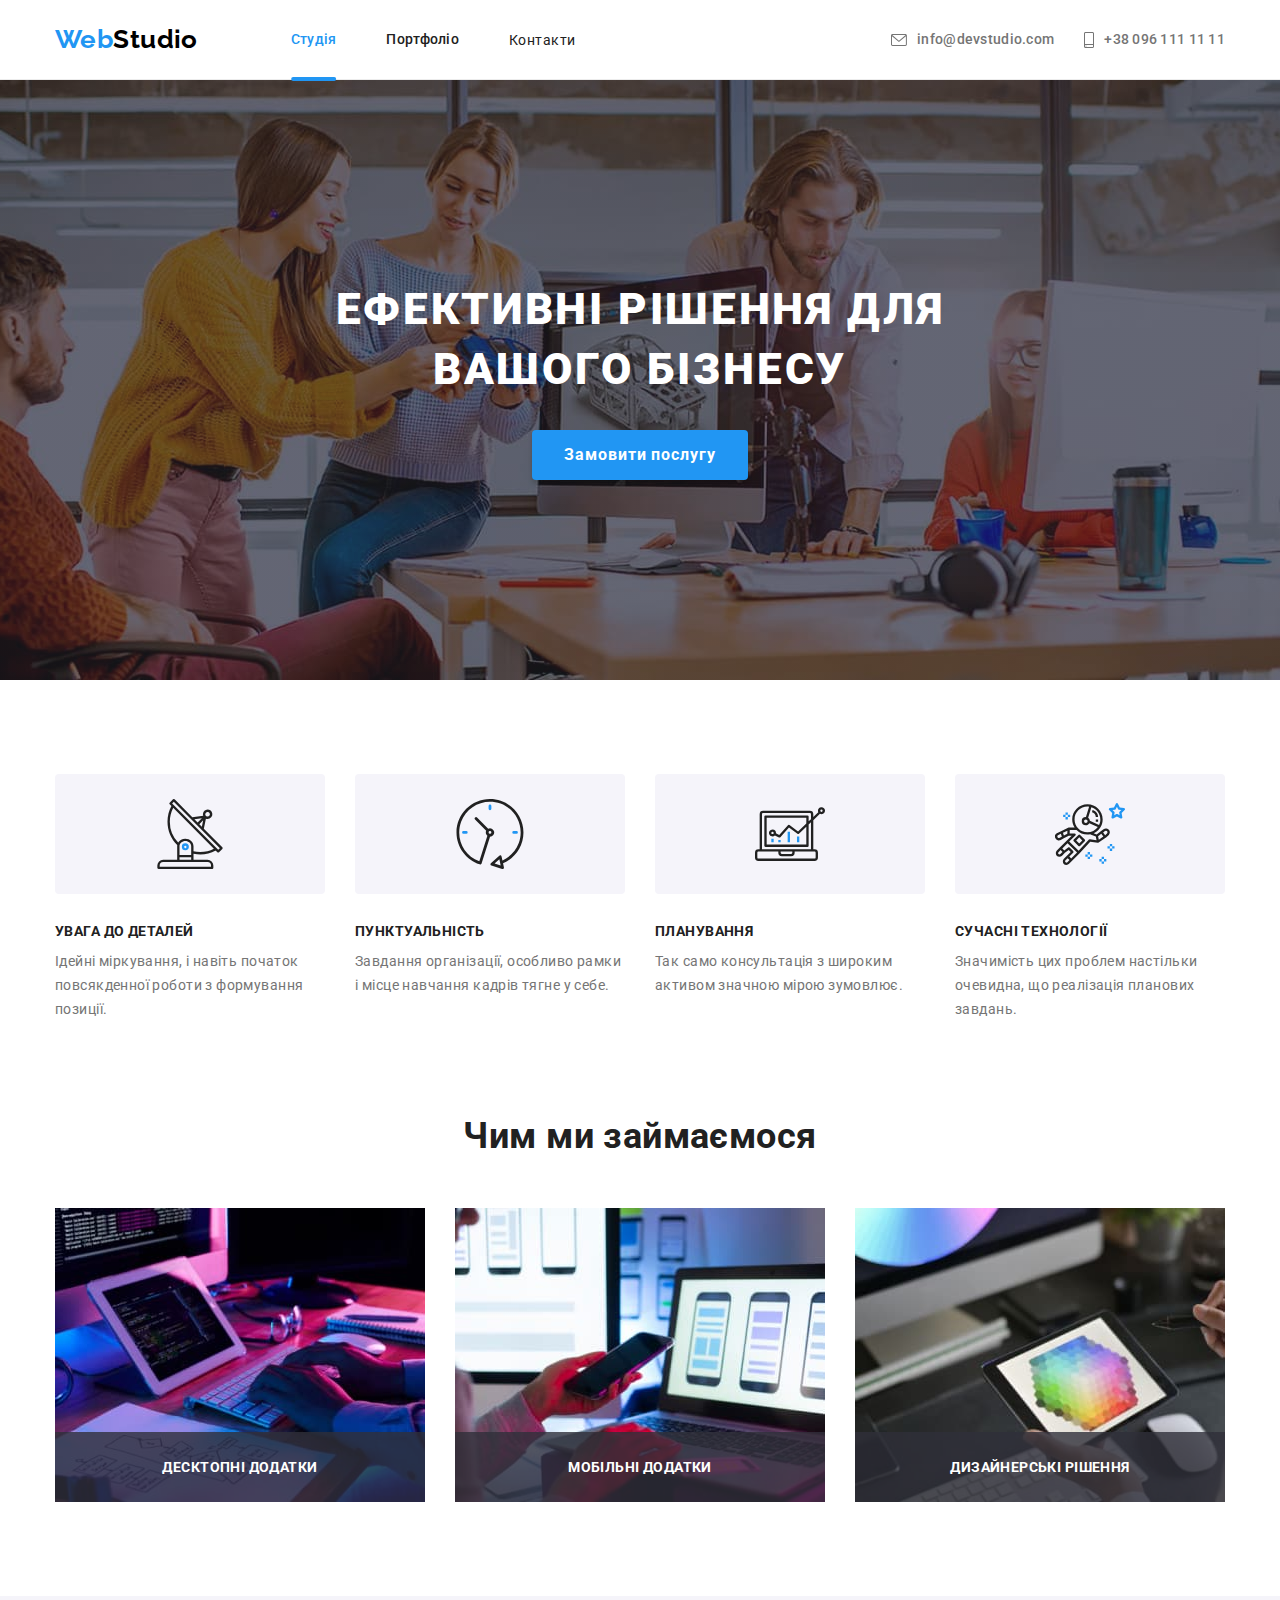
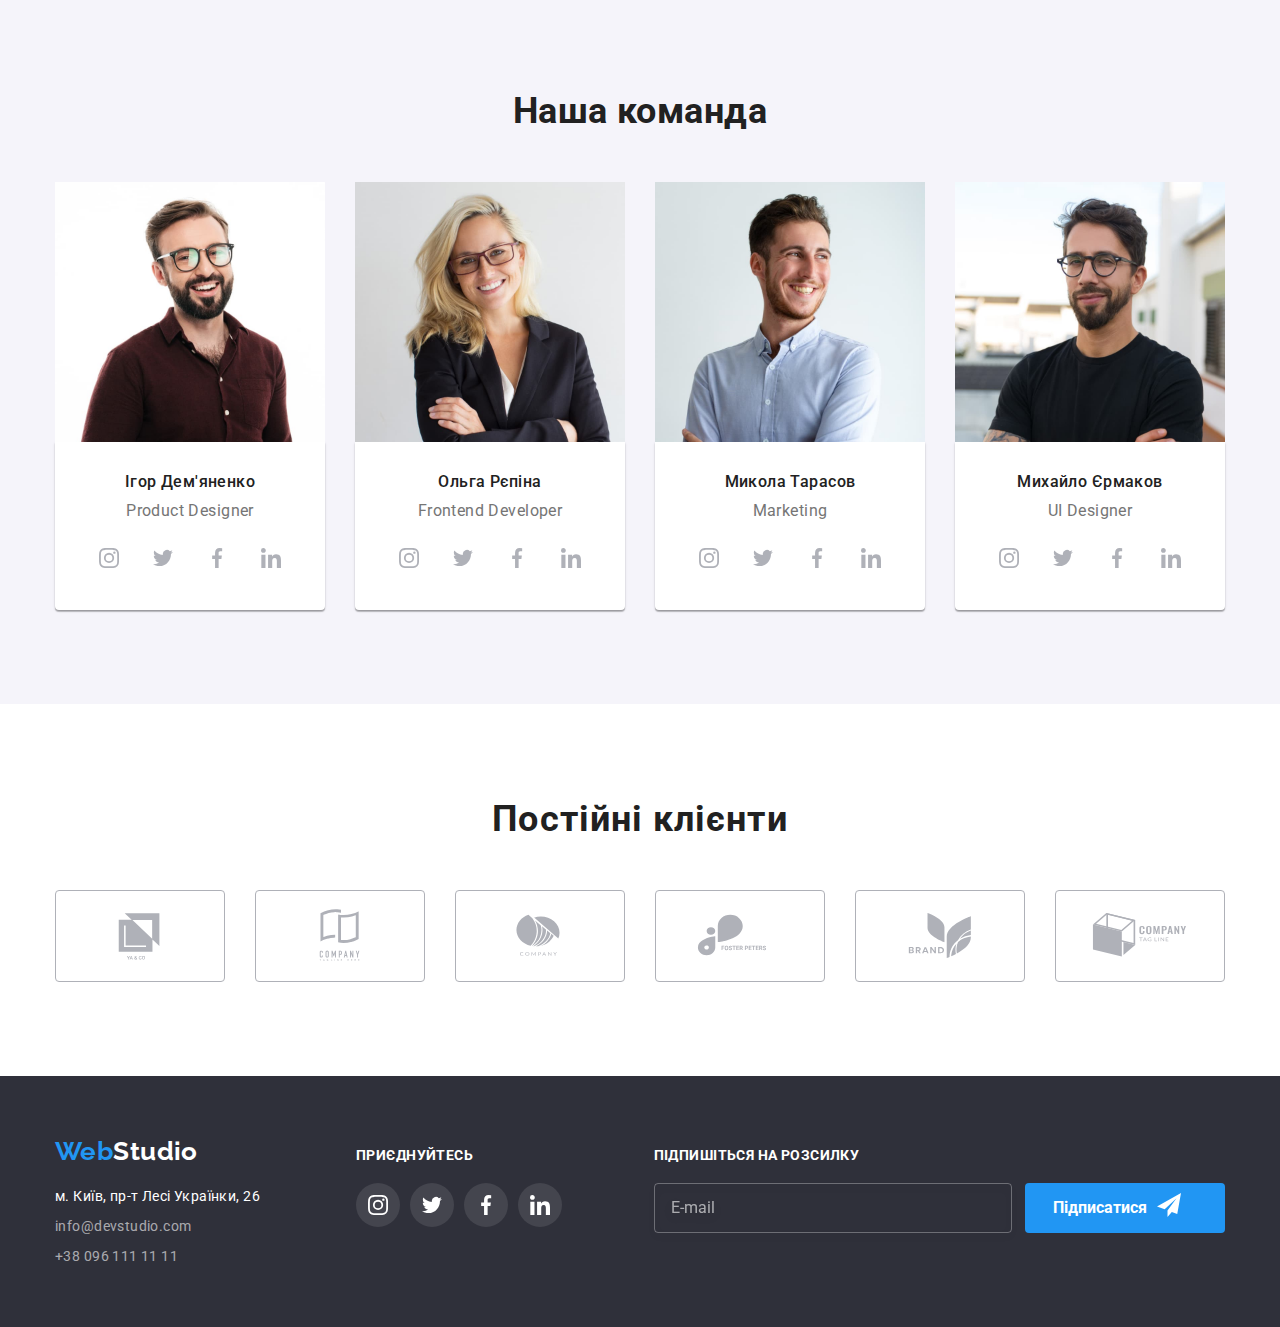
<file: index.html>
<!DOCTYPE html>
<html lang="uk">
  <head>
    <meta charset="UTF-8" />
    <meta http-equiv="X-UA-Compatible" content="IE=edge" />
    <meta name="viewport" content="width=device-width, initial-scale=1.0" />
    <title>Студія</title>
    <link rel="preconnect" href="https://fonts.googleapis.com" />
    <link rel="preconnect" href="https://fonts.gstatic.com" crossorigin />
    <link
      href="https://fonts.googleapis.com/css2?family=Raleway:wght@700&family=Roboto:wght@400;500;700;900&display=swap"
      rel="stylesheet"
    />
    <link
      rel="stylesheet"
      href="https://cdnjs.cloudflare.com/ajax/libs/modern-normalize/1.1.0/modern-normalize.min.css"
    />
    <link href="./css/styles.css" rel="stylesheet" />
  </head>
  <body class="body">
    <!-- header -->
    <header class="header">
      <div class="container main-header">
        <nav class="main-nav">
          <a href="./index.html" class="header-logo link" lang="en">
            <span class="logo-accent">Web</span>Studio</a
          >
          <ul class="nav-list list">
            <li class="nav list-item">
              <a href="./index.html" class="current-page nav-link link">Студія</a>
            </li>
            <li class="nav list-item">
              <a href="./portfolio.html" class="nav-link link">Портфоліо</a>
            </li>
            <li class="nav-list-item"><a href="#" class="nav-link link">Контакти</a></li>
          </ul>
        </nav>
        <ul class="contact-list list">
          <li class="contact list-item" lang="en">
            <a href="#" class="icon-contact-link link">
              <svg class="icon-contact" width="16" height="12">
                <use href="./images/icons.svg#envelope"></use>
              </svg>
              info@devstudio.com</a
            >
          </li>
          <li class="contact list-item">
            <a href="#" class="icon-contact-link link">
              <svg class="icon-contact" width="10" height="16">
                <use href="./images/icons.svg#smartphone"></use>
              </svg>
              +38 096 111 11 11
            </a>
          </li>
        </ul>
      </div>
    </header>
    <main>
      <!-- section hero -->
      <section class="hero">
        <div class="container">
          <h1 class="hero-title title">Ефективні рішення для вашого бізнесу</h1>
          <button type="button" class="button" data-modal-open>Замовити послугу</button>
        </div>
        <div class="backdrop is-hidden" data-modal>
          <div class="modal">
            <button class="modal-btn" type="button" data-modal-close>
              <svg class="modal-close" width="18" height="18">
                <use href="./images/icons.svg#close-black"></use>
              </svg>
            </button>
            <form class="modal-form">
              <h2 class="modal-title title">Залиште свої дані, ми вам передзвонимо</h2>
              <ul class="modal-list list">
                <li class="modal-list-item">
                  <label class="modal-name-form" for="name">Ім'я</label>
                  <input class="modal-field-form" type="text" name="name" id="name" />
                  <svg class="modal-icon modal-icon-person" width="18" height="18">
                    <use href="./images/icons.svg#person"></use>
                  </svg>
                </li>
                <li class="modal-list-item">
                  <label class="modal-name-form" for="tel">Телефон</label>
                  <input class="modal-field-form" type="tel" name="tel" id="tel" />
                  <svg class="modal-icon" width="18" height="18">
                    <use href="./images/icons.svg#phone"></use>
                  </svg>
                </li>
                <li class="modal-list-item">
                  <label class="modal-name-form" for="mail">Пошта</label>
                  <input class="modal-field-form" type="email" name="mail" id="mail" />
                  <svg class="modal-icon" width="18" height="18">
                    <use href="./images/icons.svg#email"></use>
                  </svg>
                </li>
                <li class="modal-list-item">
                  <label class="modal-name-form" for="comment">Коментар</label>
                  <textarea
                    class="modal-field-form textarea-modal"
                    name="comment"
                    id="comment"
                    rows="5"
                    placeholder="Введіть текст"
                  ></textarea>
                </li>
              </ul>
              <div class="chekbox-block">
                <label class="modal-label-checkbox">
                  <input class="modal-checkbox" type="checkbox" name="topic" value="ok" />
                  <svg class="modal-icon modal-checkbox-icon" width="16" height="16">
                    <use href="./images/icons.svg#icon-check"></use>
                  </svg>
                  Погоджуюся з розсилкою та приймаю
                </label>
                <a class="modal-chekbox-link link" href="#">Умови договору</a>
              </div>
              <button class="btn-modal-form" type="submit">Відправити</button>
            </form>
          </div>
        </div>
      </section>
      <!-- section features -->
      <section class="section-features section">
        <div class="container">
          <h2 class="hidden-title">Особливості</h2>
          <ul class="features-list list">
            <li class="features-item">
              <div class="features-box">
                <svg class="icon-features" width="70" height="70">
                  <use href="./images/icons.svg#antenna"></use>
                </svg>
              </div>
              <h3 class="features-item title">УВАГА ДО ДЕТАЛЕЙ</h3>
              <p class="features-text">
                Ідейні міркування, і навіть початок повсякденної роботи з формування позиції.
              </p>
            </li>
            <li class="features-item">
              <div class="features-box">
                <svg class="icon-features">
                  <use href="./images/icons.svg#clock"></use>
                </svg>
              </div>
              <h3 class="features-item title">ПУНКТУАЛЬНІСТЬ</h3>
              <p class="features-text">
                Завдання організації, особливо рамки і місце навчання кадрів тягне у себе.
              </p>
            </li>
            <li class="features-item">
              <div class="features-box">
                <svg class="icon-features">
                  <use href="./images/icons.svg#diagram"></use>
                </svg>
              </div>
              <h3 class="features-item title">ПЛАНУВАННЯ</h3>
              <p class="features-text">
                Так само консультація з широким активом значною мірою зумовлює.
              </p>
            </li>
            <li class="features-item">
              <div class="features-box">
                <svg class="icon-features">
                  <use href="./images/icons.svg#astronaut"></use>
                </svg>
              </div>
              <h3 class="features-item title">СУЧАСНІ ТЕХНОЛОГІЇ</h3>
              <p class="features-text">
                Значимість цих проблем настільки очевидна, що реалізація планових завдань.
              </p>
            </li>
          </ul>
        </div>
      </section>
      <!-- section work -->
      <section class="section-work section">
        <div class="container">
          <h2 class="section title">Чим ми займаємося</h2>
          <ul class="work-list list">
            <li class="work-item">
              <img class="work-card" src="./images/box-one.jpg" alt="Приклад перший" width="370" />
              <p class="work-action">Десктопні додатки</p>
            </li>
            <li class="work-item">
              <img class="work-card" src="./images/box-two.jpg" alt="Приклад другий" width="370" />
              <p class="work-action">Мобільні додатки</p>
            </li>
            <li class="work-item">
              <img
                class="work-card"
                src="./images/box-three.jpg"
                alt="Приклад третій"
                width="370"
              />
              <p class="work-action">Дизайнерські рішення</p>
            </li>
          </ul>
        </div>
      </section>
      <!-- section team -->
      <section class="section-team section">
        <div class="container">
          <h2 class="section title">Наша команда</h2>
          <ul class="team-list list">
            <li class="team-item">
              <img
                class="team-card-item"
                src="./images/photo-product-designer.jpg"
                alt="Ігор Дем'яненко"
                width="270"
              />
              <div class="team-card">
                <h3 class="team-item title">Ігор Дем'яненко</h3>
                <p lang="en" class="team-item text">Product Designer</p>
                <ul class="team-list-icon list">
                  <li class="team-item-icon">
                    <a class="icon-team-link link" href="#">
                      <svg class="icon-team" width="20" height="20">
                        <use href="./images/icons.svg#instagram"></use>
                      </svg>
                    </a>
                  </li>
                  <li class="team-item-icon">
                    <a class="icon-team-link link" href="#">
                      <svg class="icon-team" width="20" height="20">
                        <use href="./images/icons.svg#twitter"></use>
                      </svg>
                    </a>
                  </li>
                  <li class="team-item-icon">
                    <a class="icon-team-link link" href="#">
                      <svg class="icon-team" width="20" height="20">
                        <use href="./images/icons.svg#facebook"></use>
                      </svg>
                    </a>
                  </li>
                  <li class="team-item-icon">
                    <a class="icon-team-link link" href="#">
                      <svg class="icon-team" width="20" height="20">
                        <use href="./images/icons.svg#linkedin"></use>
                      </svg>
                    </a>
                  </li>
                </ul>
              </div>
            </li>

            <li class="team-item">
              <img
                class="team-card-item"
                src="./images/photo-frontend-developer.jpg"
                alt="Ольга Рєпіна"
                width="270"
              />
              <div class="team-card">
                <h3 class="team-item title">Ольга Рєпіна</h3>
                <p lang="en" class="team-item text">Frontend Developer</p>
                <ul class="team-list-icon list">
                  <li class="team-item-icon">
                    <a class="icon-team-link link" href="#">
                      <svg class="icon-team" width="20" height="20">
                        <use href="./images/icons.svg#instagram"></use>
                      </svg>
                    </a>
                  </li>
                  <li class="team-item-icon">
                    <a class="icon-team-link link" href="#">
                      <svg class="icon-team" width="20" height="20">
                        <use href="./images/icons.svg#twitter"></use>
                      </svg>
                    </a>
                  </li>
                  <li class="team-item-icon">
                    <a class="icon-team-link link" href="#">
                      <svg class="icon-team" width="20" height="20">
                        <use href="./images/icons.svg#facebook"></use>
                      </svg>
                    </a>
                  </li>
                  <li class="team-item-icon">
                    <a class="icon-team-link link" href="#">
                      <svg class="icon-team" width="20" height="20">
                        <use href="./images/icons.svg#linkedin"></use>
                      </svg>
                    </a>
                  </li>
                </ul>
              </div>
            </li>
            <li class="team-item">
              <img
                class="team-card-item"
                src="./images/photo-marketing.jpg"
                alt="Микола Тарасов"
                width="270"
              />
              <div class="team-card">
                <h3 class="team-item title">Микола Тарасов</h3>
                <p lang="en" class="team-item text">Marketing</p>
                <ul class="team-list-icon list">
                  <li class="team-item-icon">
                    <a class="icon-team-link link" href="#">
                      <svg class="icon-team" width="20" height="20">
                        <use href="./images/icons.svg#instagram"></use>
                      </svg>
                    </a>
                  </li>
                  <li class="team-item-icon">
                    <a class="icon-team-link link" href="#">
                      <svg class="icon-team" width="20" height="20">
                        <use href="./images/icons.svg#twitter"></use>
                      </svg>
                    </a>
                  </li>
                  <li class="team-item-icon">
                    <a class="icon-team-link link" href="#">
                      <svg class="icon-team" width="20" height="20">
                        <use href="./images/icons.svg#facebook"></use>
                      </svg>
                    </a>
                  </li>
                  <li class="team-item-icon">
                    <a class="icon-team-link link" href="#">
                      <svg class="icon-team" width="20" height="20">
                        <use href="./images/icons.svg#linkedin"></use>
                      </svg>
                    </a>
                  </li>
                </ul>
              </div>
            </li>
            <li class="team-item">
              <img
                class="team-card-item"
                src="./images/photo-uidesigner.jpg"
                alt="Михайло Єрмаков"
                width="270"
              />
              <div class="team-card">
                <h3 class="team-item title">Михайло Єрмаков</h3>
                <p lang="en" class="team-item text">UI Designer</p>
                <ul class="team-list-icon list">
                  <li class="team-item-icon">
                    <a class="icon-team-link link" href="#">
                      <svg class="icon-team" width="20" height="20">
                        <use href="./images/icons.svg#instagram"></use>
                      </svg>
                    </a>
                  </li>
                  <li class="team-item-icon">
                    <a class="icon-team-link link" href="#">
                      <svg class="icon-team" width="20" height="20">
                        <use href="./images/icons.svg#twitter"></use>
                      </svg>
                    </a>
                  </li>
                  <li class="team-item-icon">
                    <a class="icon-team-link link" href="#">
                      <svg class="icon-team" width="20" height="20">
                        <use href="./images/icons.svg#facebook"></use>
                      </svg>
                    </a>
                  </li>
                  <li class="team-item-icon">
                    <a class="icon-team-link link" href="#">
                      <svg class="icon-team" width="20" height="20">
                        <use href="./images/icons.svg#linkedin"></use>
                      </svg>
                    </a>
                  </li>
                </ul>
              </div>
            </li>
          </ul>
        </div>
      </section>
      <!-- section client -->
      <section class="client-section section">
        <div class="container">
          <h2 class="client-title title">Постійні клієнти</h2>
          <ul class="client-list list">
            <li class="client-item">
              <a href="#" class="client-item-link link client-one">
                <svg class="icon-client">
                  <use href="./images/icons.svg#client-one"></use>
                </svg>
              </a>
            </li>
            <li class="client-item">
              <a href="#" class="client-item-link link client-two">
                <svg class="icon-client">
                  <use href="./images/icons.svg#client-two"></use>
                </svg>
              </a>
            </li>
            <li class="client-item">
              <a href="#" class="client-item-link link client-three">
                <svg class="icon-client">
                  <use href="./images/icons.svg#client-three"></use>
                </svg>
              </a>
            </li>
            <li class="client-item">
              <a href="#" class="client-item-link link client-four">
                <svg class="icon-client">
                  <use href="./images/icons.svg#client-four"></use>
                </svg>
              </a>
            </li>
            <li class="client-item">
              <a href="#" class="client-item-link link client-five">
                <svg class="icon-client">
                  <use href="./images/icons.svg#client-five"></use>
                </svg>
              </a>
            </li>
            <li class="client-item">
              <a href="#" class="client-item-link link client-six">
                <svg class="icon-client">
                  <use href="./images/icons.svg#client-six"></use>
                </svg>
              </a>
            </li>
          </ul>
        </div>
      </section>
      <!-- section client -->
    </main>
    <!--footer -->
    <footer class="footer">
      <div class="footer-flex-container container">
        <div class="footer-contact-container">
          <div class="footer-element">
            <a href="./index.html" class="footer-logo link" lang="en">
              <span class="logo-accent">Web</span>Studio</a
            >
          </div>
          <address class="footer-address">
            <ul class="footer-list list">
              <li class="footer-item">
                <a
                  href="https://goo.gl/maps/ancKMT4EL6TQM1xH9"
                  class="address link"
                  target="_blank"
                  rel="noreferrer noopener"
                >
                  м. Київ, пр-т Лесі Українки, 26
                </a>
              </li>
              <li class="footer-item">
                <a href="mailto:info@devstudio.com" class="contact link" lang="en"
                  >info@devstudio.com</a
                >
              </li>
              <li class="footer-item">
                <a href="tel:+380961111111" class="contact link">+38 096 111 11 11</a>
              </li>
            </ul>
          </address>
        </div>
        <div class="footer-element-icon">
          <p class="footer-text">приєднуйтесь</p>
          <ul class="footer-list-icon list">
            <li class="footer-item-icon">
              <a href="#" class="footer-icon-link link">
                <svg class="icon-footer">
                  <use href="./images/icons.svg#instagram"></use>
                </svg>
              </a>
            </li>
            <li class="footer-item">
              <a href="#" class="footer-icon-link link">
                <svg class="icon-footer">
                  <use href="./images/icons.svg#twitter"></use>
                </svg>
              </a>
            </li>
            <li class="footer-item-icon">
              <a href="#" class="footer-icon-link link">
                <svg class="icon-footer">
                  <use href="./images/icons.svg#facebook"></use>
                </svg>
              </a>
            </li>
            <li class="footer-item-icon">
              <a href="#" class="footer-icon-link link">
                <svg class="icon-footer">
                  <use href="./images/icons.svg#linkedin"></use>
                </svg>
              </a>
            </li>
          </ul>
        </div>
        <div class="footer-form-box">
          <form class="footer-form">
            <p class="footer-text">Підпишіться на розсилку</p>
            <label>
              <input class="footer-field-form" type="email" name="mail" placeholder="E-mail" />
            </label>
            <button class="btn-footer-form" type="submit">
              Підписатися
              <svg class="icon-send" width="24" height="24">
                <use href="./images/icons.svg#icon-send"></use>
              </svg>
            </button>
          </form>
        </div>
      </div>
    </footer>
    <!-- modal window -->
    <script src="./js/modal.js"></script>
  </body>
</html>
</file>
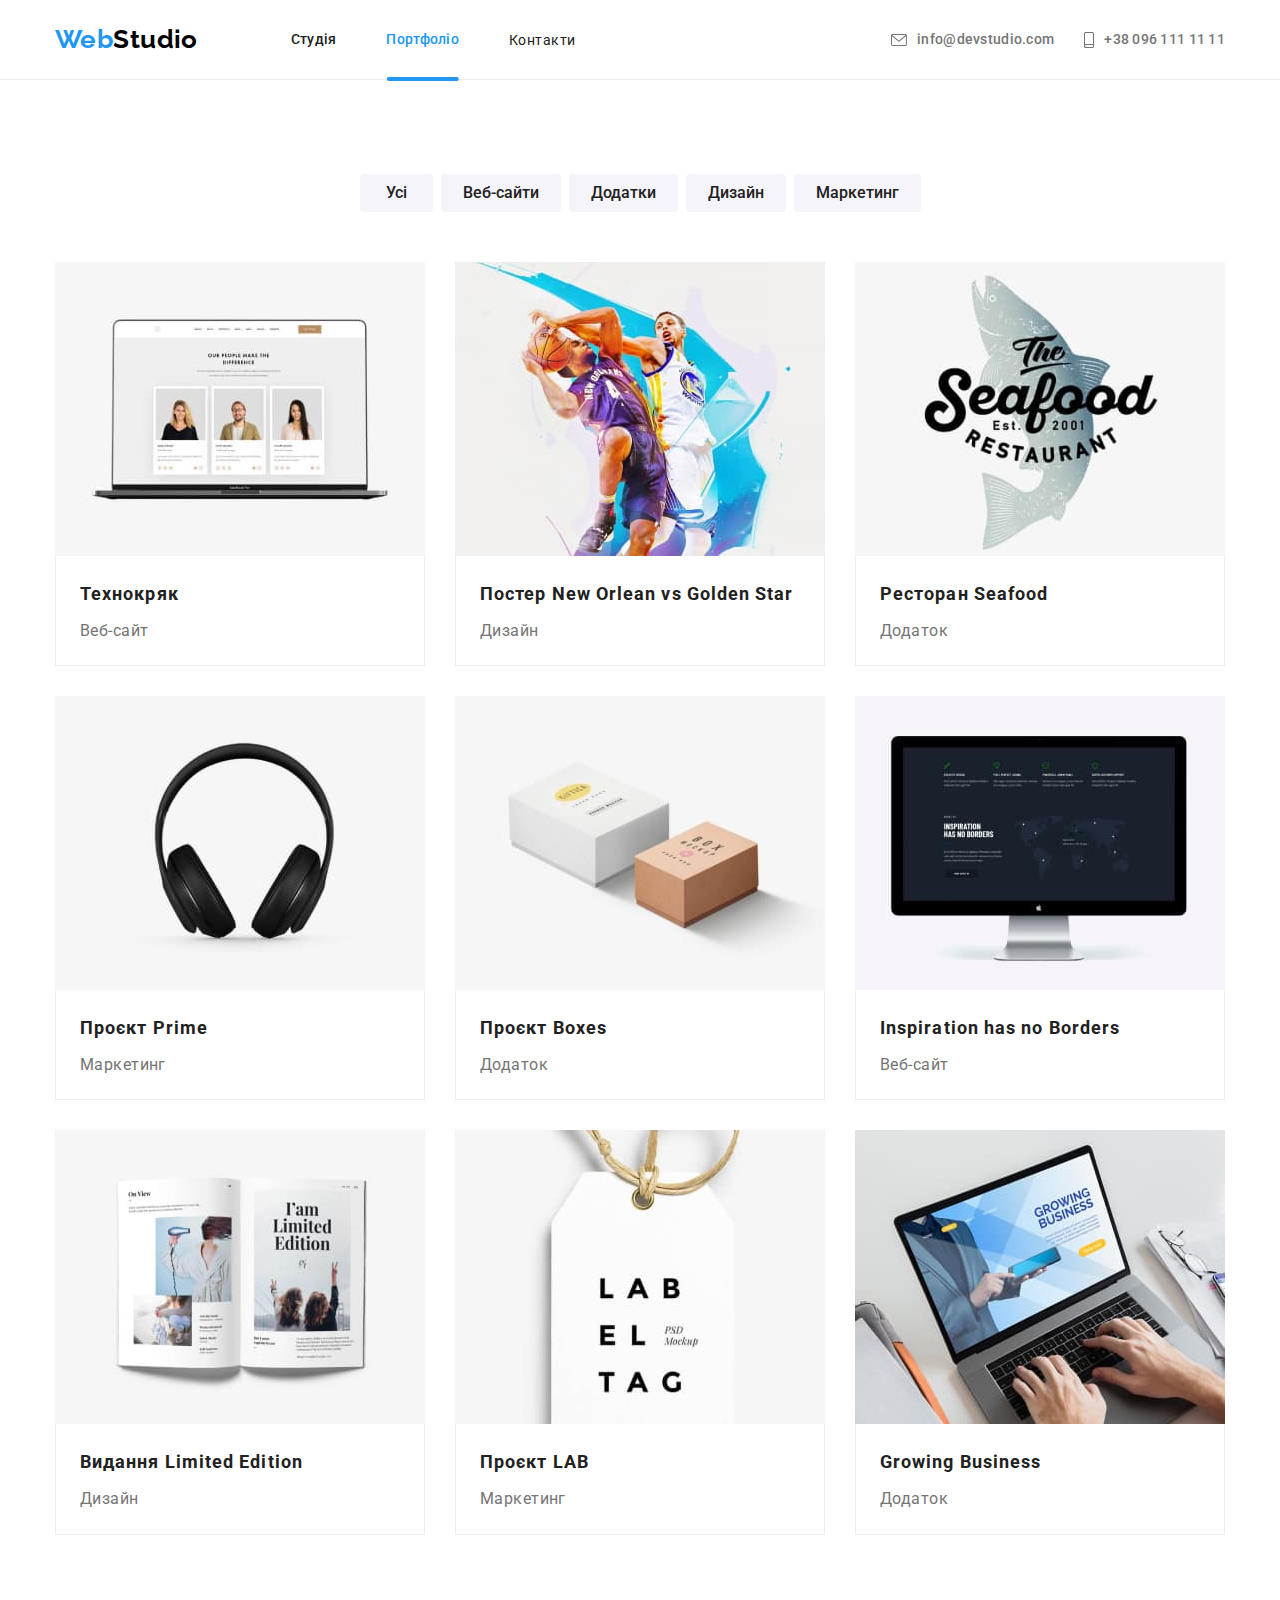
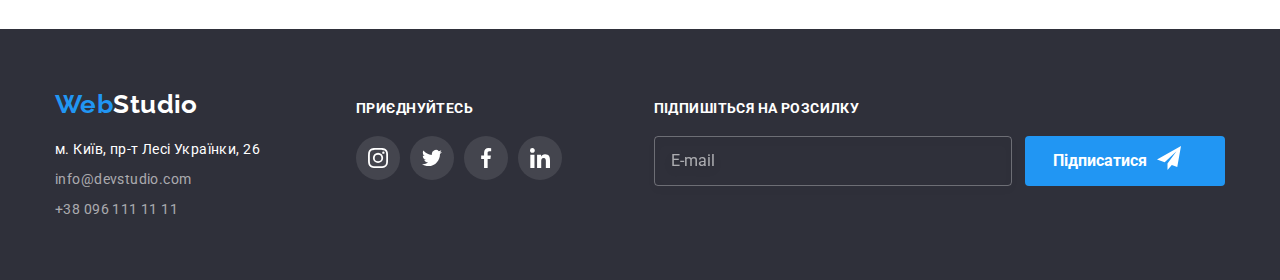
<file: portfolio.html>
<!DOCTYPE html>
<html lang="uk">
  <head>
    <meta charset="UTF-8" />
    <meta http-equiv="X-UA-Compatible" content="IE=edge" />
    <meta name="viewport" content="width=device-width, initial-scale=1.0" />
    <title>Портфоліо</title>
    <link rel="preconnect" href="https://fonts.googleapis.com" />
    <link rel="preconnect" href="https://fonts.gstatic.com" crossorigin />
    <link
      href="https://fonts.googleapis.com/css2?family=Raleway:wght@700&family=Roboto:wght@400;500;700;900&display=swap"
      rel="stylesheet"
    />
    <link
      rel="stylesheet"
      href="https://cdnjs.cloudflare.com/ajax/libs/modern-normalize/1.1.0/modern-normalize.min.css"
    />
    <link href="./css/styles.css" rel="stylesheet" />
  </head>
  <body class="body">
    <!-- header -->
    <header class="header">
      <div class="container main-header">
        <nav class="main-nav">
          <a href="./index.html" class="header-logo link" lang="en">
            <span class="logo-accent">Web</span>Studio</a
          >
          <ul class="nav-list list">
            <li class="nav list-item">
              <a href="./index.html" class="nav-link link">Студія</a>
            </li>
            <li class="nav list-item">
              <a href="./portfolio.html" class="current-page nav-link link">Портфоліо</a>
            </li>
            <li class="nav-list-item"><a href="#" class="nav-link link">Контакти</a></li>
          </ul>
        </nav>
        <ul class="contact-list list">
          <li class="contact list-item" lang="en">
            <a href="#" class="icon-contact-link link">
              <svg class="icon-contact" width="16" height="12">
                <use href="./images/icons.svg#envelope"></use>
              </svg>
              info@devstudio.com</a
            >
          </li>
          <li class="contact list-item">
            <a href="#" class="icon-contact-link link">
              <svg class="icon-contact" width="10" height="16">
                <use href="./images/icons.svg#smartphone"></use>
              </svg>
              +38 096 111 11 11
            </a>
          </li>
        </ul>
      </div>
    </header>
    <main>
      <!--sechion-portfolio-->
      <section class="sechion-portfolio section">
        <div class="container">
          <h1 class="hidden-title">Портфоліо</h1>
          <ul class="filter-list list">
            <li class="filter-item"><button type="button" class="filter-btn all">Усі</button></li>
            <li class="filter-item">
              <button type="button" class="filter-btn web">Веб-сайти</button>
            </li>
            <li class="filter-item">
              <button type="button" class="filter-btn addition">Додатки</button>
            </li>
            <li class="filter-item">
              <button type="button" class="filter-btn design">Дизайн</button>
            </li>
            <li class="filter-item">
              <button type="button" class="filter-btn marketing">Маркетинг</button>
            </li>
          </ul>
          <ul class="portfolio-list flex-container list">
            <li class="portfolio-item flex-element">
              <a href="#" class="portfolio-link">
                <div class="portfolio-box">
                  <img
                    class="portfolio-card"
                    src="./images/img-technoquack.jpg"
                    alt="Технокряк"
                    width="370"
                    height="294"
                  />
                  <p class="overlay">
                    Ресурс пропонує комплексні пропозиції з різним рівнем функціоналу та сервісів.
                    Все це дозволить відвідувачу отримати вичерпні відомості про компанію чи
                    приватну особу.
                  </p>
                </div>
                <div class="portfolio-element">
                  <h2 class="portfolio title">Технокряк</h2>
                  <p class="portfolio text">Веб-сайт</p>
                </div>
              </a>
            </li>
            <li class="portfolio-item flex-element">
              <a href="#" class="portfolio-link">
                <div class="portfolio-box">
                  <img
                    class="portfolio-card"
                    src="./images/img-poster.jpg"
                    alt="Постер New Orlean vs Golden Star"
                    width="370"
                    height="294"
                  />
                  <p class="overlay">
                    Ресурс пропонує комплексні пропозиції з різним рівнем функціоналу та сервісів.
                    Все це дозволить відвідувачу отримати вичерпні відомості про компанію чи
                    приватну особу.
                  </p>
                </div>

                <div class="portfolio-element">
                  <h2 class="portfolio title">
                    Постер
                    <span>New Orlean vs Golden Star</span>
                  </h2>
                  <p class="portfolio text">Дизайн</p>
                </div>
              </a>
            </li>
            <li class="portfolio-item flex-element">
              <a href="#" class="portfolio-link">
                <div class="portfolio-box">
                  <img
                    class="portfolio-card"
                    src="./images/img-restaurant.jpg"
                    alt="Ресторан Seafood"
                    width="370"
                    height="294"
                  />

                  <p class="overlay">
                    Ресурс пропонує комплексні пропозиції з різним рівнем функціоналу та сервісів.
                    Все це дозволить відвідувачу отримати вичерпні відомості про компанію чи
                    приватну особу.
                  </p>
                </div>
                <div class="portfolio-element">
                  <h2 class="portfolio title">
                    Ресторан
                    <span>Seafood</span>
                  </h2>
                  <p class="portfolio text">Додаток</p>
                </div>
              </a>
            </li>
            <li class="portfolio-item flex-element">
              <a href="#" class="portfolio-link">
                <div class="portfolio-box">
                  <img
                    class="portfolio-card"
                    src="./images/img-projekt-prime.jpg"
                    alt="Проєкт Prime"
                    width="370"
                    height="294"
                  />
                  <p class="overlay">
                    Ресурс пропонує комплексні пропозиції з різним рівнем функціоналу та сервісів.
                    Все це дозволить відвідувачу отримати вичерпні відомості про компанію чи
                    приватну особу.
                  </p>
                </div>
                <div class="portfolio-element">
                  <h2 class="portfolio title">
                    Проєкт
                    <span>Prime</span>
                  </h2>
                  <p class="portfolio text">Маркетинг</p>
                </div>
              </a>
            </li>
            <li class="portfolio-item flex-element">
              <a href="#" class="portfolio-link">
                <div class="portfolio-box">
                  <img
                    class="portfolio-card"
                    src="./images/img-projekt-boxes.jpg"
                    alt="Проєкт Boxes"
                    width="370"
                    height="294"
                  />
                  <p class="overlay">
                    Ресурс пропонує комплексні пропозиції з різним рівнем функціоналу та сервісів.
                    Все це дозволить відвідувачу отримати вичерпні відомості про компанію чи
                    приватну особу.
                  </p>
                </div>
                <div class="portfolio-element">
                  <h2 class="portfolio title">
                    Проєкт
                    <span>Boxes</span>
                  </h2>
                  <p class="portfolio text">Додаток</p>
                </div>
              </a>
            </li>
            <li class="portfolio-item flex-element">
              <a href="#" class="portfolio-link">
                <div class="portfolio-box">
                  <img
                    class="portfolio-card"
                    src="./images/img-inspiration.jpg"
                    alt="Inspiration has no Borders"
                    width="370"
                    height="294"
                  />
                  <p class="overlay">
                    Ресурс пропонує комплексні пропозиції з різним рівнем функціоналу та сервісів.
                    Все це дозволить відвідувачу отримати вичерпні відомості про компанію чи
                    приватну особу.
                  </p>
                </div>
                <div class="portfolio-element">
                  <h2 class="portfolio title" lang="en">Inspiration has no Borders</h2>
                  <p class="portfolio text">Веб-сайт</p>
                </div>
              </a>
            </li>
            <li class="portfolio-item flex-element">
              <a href="#" class="portfolio-link">
                <div class="portfolio-box">
                  <img
                    class="portfolio-card"
                    src="./images/img-edition.jpg"
                    alt="Видання Limited Edition"
                    width="370"
                    height="294"
                  />
                  <p class="overlay">
                    Ресурс пропонує комплексні пропозиції з різним рівнем функціоналу та сервісів.
                    Все це дозволить відвідувачу отримати вичерпні відомості про компанію чи
                    приватну особу.
                  </p>
                </div>
                <div class="portfolio-element">
                  <h2 class="portfolio title">
                    Видання
                    <span>Limited Edition</span>
                  </h2>
                  <p class="portfolio text">Дизайн</p>
                </div>
              </a>
            </li>
            <li class="portfolio-item flex-element">
              <a href="#" class="portfolio-link">
                <div class="portfolio-box">
                  <img
                    class="portfolio-card"
                    src="./images/img-projekt-lab.jpg"
                    alt="Проєкт LAB"
                    width="370"
                    height="294"
                  />
                  <p class="overlay">
                    Ресурс пропонує комплексні пропозиції з різним рівнем функціоналу та сервісів.
                    Все це дозволить відвідувачу отримати вичерпні відомості про компанію чи
                    приватну особу.
                  </p>
                </div>
                <div class="portfolio-element">
                  <h2 class="portfolio title">
                    Проєкт
                    <span lang="en">LAB</span>
                  </h2>
                  <p class="portfolio text">Маркетинг</p>
                </div>
              </a>
            </li>
            <li class="portfolio-item flex-element">
              <a href="#" class="portfolio-link">
                <div class="portfolio-box">
                  <img
                    class="portfolio-card"
                    src="./images/img-growing-business.jpg"
                    alt="Growing Business"
                    width="370"
                    height="294"
                  />
                  <p class="overlay">
                    Ресурс пропонує комплексні пропозиції з різним рівнем функціоналу та сервісів.
                    Все це дозволить відвідувачу отримати вичерпні відомості про компанію чи
                    приватну особу.
                  </p>
                </div>
                <div class="portfolio-element">
                  <h2 class="portfolio title" lang="en">Growing Business</h2>
                  <p class="portfolio text">Додаток</p>
                </div>
              </a>
            </li>
          </ul>
        </div>
      </section>
    </main>
    <!--footer -->
    <footer class="footer">
      <div class="footer-flex-container container">
        <div class="footer-contact-container">
          <div class="footer-element">
            <a href="./index.html" class="footer-logo link" lang="en">
              <span class="logo-accent">Web</span>Studio</a
            >
          </div>
          <address class="footer-address">
            <ul class="footer-list list">
              <li class="footer-item">
                <a
                  href="https://goo.gl/maps/ancKMT4EL6TQM1xH9"
                  class="address link"
                  target="_blank"
                  rel="noreferrer noopener"
                >
                  м. Київ, пр-т Лесі Українки, 26
                </a>
              </li>
              <li class="footer-item">
                <a href="mailto:info@devstudio.com" class="contact link" lang="en"
                  >info@devstudio.com</a
                >
              </li>
              <li class="footer-item">
                <a href="tel:+380961111111" class="contact link">+38 096 111 11 11</a>
              </li>
            </ul>
          </address>
        </div>
        <div class="footer-element-icon">
          <p class="footer-text">приєднуйтесь</p>
          <ul class="footer-list-icon list">
            <li class="footer-item-icon">
              <a href="#" class="footer-icon-link link">
                <svg class="icon-footer">
                  <use href="./images/icons.svg#instagram"></use>
                </svg>
              </a>
            </li>
            <li class="footer-item">
              <a href="#" class="footer-icon-link link">
                <svg class="icon-footer">
                  <use href="./images/icons.svg#twitter"></use>
                </svg>
              </a>
            </li>
            <li class="footer-item-icon">
              <a href="#" class="footer-icon-link link">
                <svg class="icon-footer">
                  <use href="./images/icons.svg#facebook"></use>
                </svg>
              </a>
            </li>
            <li class="footer-item-icon">
              <a href="#" class="footer-icon-link link">
                <svg class="icon-footer">
                  <use href="./images/icons.svg#linkedin"></use>
                </svg>
              </a>
            </li>
          </ul>
        </div>
        <div class="footer-form-box">
          <form class="footer-form">
            <p class="footer-text">Підпишіться на розсилку</p>
            <label>
              <input class="footer-field-form" type="email" name="mail" placeholder="E-mail" />
            </label>
            <button class="btn-footer-form" type="submit">
              Підписатися
              <svg class="icon-send" width="24" height="24">
                <use href="./images/icons.svg#icon-send"></use>
              </svg>
            </button>
          </form>
        </div>
      </div>
    </footer>
  </body>
</html>
</file>
<file: css/styles.css>
/* палітра кольорів */
/* колір основного тексту #757575 */
/* колір другорядного тексту #212121 */
/* акцент #2196F3*/
/* колір тексту logo #000000 */
/* білий колір тексту та основного фону #FFFFFF */
/* колір фону hero та footer #2F303A*/
/* другорядний колір фону #F5F4FA */
/* колір рамок елеметів портфоліо #EEEEEE */
/* колір іконок соцмереж #AFB1B8 */
:root {
  --primery-text-color: #757575;
  --secondary-text-color: #212121;
  --accent-color: #2196f3;
  --accent-button: #c4c4c4;
  --logo-text-color: #000000;
  --white-text-bg: #ffffff;
  --bg-color-hero-footer: #2f303a;
  --bg-secondary-color: #f5f4fa;
  --border-color-portfolio: #eeeeee;
  --border-color-header: #ececec;
  --bg-secondary-network: #afb1b8;
  --timing-function: cubic-bezier(0.4, 0, 0.2, 1);
}

.body {
  font-family: 'Roboto', sans-serif;
  font-size: 14px;
  color: var(--primery-text-color);
  letter-spacing: 0.03em;
  background-color: var(--white-text-bg);
}
.list {
  padding: 0;
  margin: 0;
  list-style: none;
}

.link {
  display: block;
  text-decoration: none;
}
/* заголовки які не будуть відображаться */
.hidden-title {
  position: absolute;
  white-space: nowrap;
  width: 1px;
  height: 1px;
  overflow: hidden;
  border: 0;
  padding: 0;
  clip: rect(0 0 0 0);
  clip-path: inset(50%);
  margin: -1px;
}
.container {
  width: 1200px;
  padding-left: 15px;
  padding-right: 15px;
  margin-left: auto;
  margin-right: auto;
}
.section {
  padding-top: 94px;
  padding-bottom: 94px;
}
.title {
  color: var(--secondary-text-color);
  margin: 0;
  padding: 0;
}
/*----- header----- */
.header {
  border-bottom: 1px solid var(--border-color-header);
}
.header-logo {
  margin-right: 93px;

  font-family: 'Raleway', sans-serif;
  font-weight: 700;
  font-size: 26px;
  line-height: 1.19;
}
.header-logo.link {
  padding-top: 24px;
  padding-bottom: 24px;

  color: var(--logo-text-color);
}
.logo-accent {
  color: var(--accent-color);
}
.nav-list {
  display: flex;
}
.nav.list-item {
  position: relative;
  margin-right: 50px;
}

.nav.list-item:last-child {
  margin-right: 0;
}
.nav-link {
  display: block;
  padding-top: 32px;
  padding-bottom: 31px;
  color: var(--secondary-text-color);
  transition: color 250ms var(--timing-function);
}

.nav-link:hover,
.nav-link:focus {
  color: var(--accent-color);
}
.header .list-item {
  font-weight: 500;
  line-height: 1.14;
  letter-spacing: 0.02em;
}
.current-page::after {
  position: absolute;
  top: 100%;
  left: 50%;
  transform: translate(-50%, -50%);
  content: '';
  width: 100%;
  height: 4px;
  background-color: var(--accent-color);
  border-radius: 2px;
}
.contact-list {
  display: flex;
  margin-left: auto;
}
.icon-contact-link {
  display: flex;
  align-items: center;
  color: var(--primery-text-color);
  transition: color 250ms var(--timing-function);
}
.icon-contact {
  margin-right: 10px;
  fill: currentColor;
}

.contact-list .list-item + .list-item {
  margin-left: 30px;
}
.contact .link {
  padding-top: 32px;
  padding-bottom: 31px;
  color: var(--primery-text-color);
}
.icon-contact-link:hover,
.icon-contact-link:focus {
  color: var(--accent-color);
}
.nav .current-page {
  color: var(--accent-color);
}
.main-header,
.main-nav {
  display: flex;
  align-items: center;
}

/*----- section hero----- */
.hero {
  padding-top: 200px;
  padding-bottom: 200px;
  max-width: 1600px;
  min-height: 600px;
  margin-right: auto;
  margin-left: auto;
  background-color: var(--bg-color-hero-footer);
  background-image: linear-gradient(to bottom, rgba(47, 48, 58, 0.4), rgba(47, 48, 58, 0.4)),
    url(../images/img-hero.jpg);
  background-repeat: no-repeat;
  background-size: cover;
  background-position: center;
}
.hero-title {
  max-width: 696px;
  margin-left: auto;
  margin-right: auto;
  margin-bottom: 30px;
  color: var(--white-text-bg);
  text-align: center;
  font-weight: 900;
  font-size: 44px;
  line-height: 1.36;

  letter-spacing: 0.06em;
  text-transform: uppercase;
}
.hero .button {
  display: block;
  min-width: 216px;
  padding: 10px 32px;
  margin: 0 auto;

  font-family: inherit;
  font-weight: 700;
  font-size: 16px;
  line-height: 1.9;
  letter-spacing: 0.06em;
  color: var(--white-text-bg);
  background-color: var(--accent-color);
  border: none;
  box-shadow: 0px 4px 4px rgba(0, 0, 0, 0.15);
  border-radius: 4px;
  transition: background-color 250ms var(--timing-function);
}
.hero .button:hover,
.hero .button:focus {
  background-color: var(--accent-button);
}
.backdrop {
  position: fixed;
  top: 0;
  right: auto;
  left: auto;
  width: 100%;
  height: 100%;
  z-index: 1;
  background-color: rgba(0, 0, 0, 0.2);
  opacity: 1;
  transition: opacity 250ms var(--timing-function);
}
.backdrop.is-hidden {
  opacity: 0;
  pointer-events: none;
}
.backdrop.is-hidden .modal {
  transform: translate(-50%, -50%) scale(1.1);
}
.modal {
  position: absolute;
  top: 50%;
  left: 50%;
  transform: translate(-50%, -50%);
  width: 528px;
  height: 581px;
  padding: 40px;
  background-color: var(--white-text-bg);
  box-shadow: 0px 1px 3px rgba(0, 0, 0, 0.12), 0px 1px 1px rgba(0, 0, 0, 0.14),
    0px 2px 1px rgba(0, 0, 0, 0.2);
  border-radius: 4px;
  transform: translate(-50%, -50%) scale(1);
  transition: transform 250ms var(--timing-function);
}

.modal-btn {
  position: absolute;
  top: 8px;
  right: 8px;
  display: flex;
  justify-content: center;
  align-items: center;
  padding: 0;
  width: 30px;
  height: 30px;
  border-radius: 50%;
  background-color: var(--white-text-bg);
  border: 1px solid rgba(0, 0, 0, 0.1);
  color: var(--logo-text-color);
  transition: color 250ms var(--timing-function);
}
.modal-close {
  fill: currentColor;
}
.modal-btn:hover,
.modal-btn:focus {
  color: var(--accent-color);
}
/*----- section hero----- */

/*----- section features----- */

.section-features {
}
.features-list {
  display: flex;
}
.features-item {
  width: 270px;
  margin-right: 30px;
}
.features-item:last-child {
  margin-right: 0;
}
.features-item.title {
  margin-bottom: 10px;
  font-weight: 700;
  font-size: 14px;
  line-height: 1.14;
  text-transform: uppercase;
}
.features-text {
  margin-top: 0;
  margin-bottom: 0;
  line-height: 1.7;
}
.features-box {
  display: flex;
  width: 270px;
  height: 120px;
  margin-bottom: 30px;
  background-color: var(--bg-secondary-color);
  border-radius: 4px;
  justify-content: center;
  align-items: center;
}
.icon-features {
  width: 70px;
  height: 70px;
  display: block;
}
/*----- section features----- */

/*-----section work----- */
.section-work {
  padding-top: 0;
}
.work-list {
  display: flex;
}
.work-item {
  position: relative;
  margin-right: 30px;
}
.work-item:last-child {
  margin-right: 0;
}
.section.title {
  padding: 0;
  margin-bottom: 50px;
  font-weight: 700;
  font-size: 36px;
  line-height: 1.17;
  text-align: center;
}

.work-card {
  display: block;
  max-width: 100%;
  height: auto;
}
.work-action {
  position: absolute;
  bottom: 0;
  margin: 0;
  display: flex;
  justify-content: center;
  align-items: center;
  width: 100%;
  height: 70px;
  background-color: rgba(47, 48, 58, 0.8);

  font-weight: 700;
  line-height: calc(16 / 14);
  text-align: center;
  letter-spacing: 0.03em;
  text-transform: uppercase;
  color: var(--white-text-bg);
}

/*-----section work----- */

/*-----section team----- */
.section-team {
  padding-top: 94px;
  padding-bottom: 94px;
  text-align: center;
  background-color: var(--bg-secondary-color);
}
.team-list {
  display: flex;
}
.team-item {
  margin-right: 30px;
}
.team-item:last-child {
  margin-right: 0;
}
.team-card {
  width: 270px;
  padding-top: 30px;
  padding-bottom: 30px;
  background: var(--white-text-bg);
  box-shadow: 0px 1px 3px rgba(0, 0, 0, 0.12), 0px 1px 1px rgba(0, 0, 0, 0.14),
    0px 2px 1px rgba(0, 0, 0, 0.2);
  border-radius: 0px 0px 4px 4px;
}
.team-card-item {
  display: block;
}
.team-item.title {
  margin-right: 0;
  margin-bottom: 10px;
  font-weight: 500;
  font-size: 16px;
  line-height: 1.19;
}
.team-item.text {
  margin-top: 0;
  margin-bottom: 16px;
  margin-left: auto;
  margin-right: auto;
  font-size: 16px;
  line-height: 1.19;
}
.team-list-icon {
  display: flex;
  gap: 10px;
  justify-content: center;
}

.icon-team-link {
  width: 44px;
  height: 44px;
  background-color: transparent;
  border-radius: 50%;
}
.icon-team-link {
  display: flex;
  justify-content: center;
  align-items: center;
  fill: var(--bg-secondary-network);
  transition: background-color 250ms var(--timing-function), fill 250ms var(--timing-function);
}
.icon-team-link:hover,
.icon-team-link:focus {
  fill: var(--white-text-bg);
  background-color: var(--accent-color);
}
/*-----section team----- */

/*-----section client----- */
.client-title {
  color: var(--secondary-text-color);
  margin-bottom: 50px;

  font-weight: 700;
  font-size: 36px;
  line-height: calc(42 / 36);
  text-align: center;
  letter-spacing: 0.03em;
}
.client-list {
  display: flex;
  gap: 30px;
}
.client-item-link {
  display: flex;
  justify-content: center;
  align-items: center;
  width: 170px;
  height: 92px;
  background-color: transparent;
  border: 1px solid var(--bg-secondary-network);
  border-radius: 4px;
  fill: var(--bg-secondary-network);
}
.icon-client {
  width: 106px;
  height: 60px;
}
.client-item-link:hover,
.client-item-link:focus {
  border: 1px solid var(--accent-color);
  fill: var(--accent-color);
}

/*-----section client----- */

/*------sechion-portfolio------*/
.sechion-portfolio {
  border-color: var(--border-color-portfolio);
}

/*------- filter-list------ */
.filter-list {
  margin-bottom: 50px;
  justify-content: center;
  display: flex;
}
.filter-item {
  margin-right: 8px;
}
.filter-item:last-child {
  margin-right: 0px;
}
.filter-btn {
  display: inline-block;
  min-width: 73px;
  padding: 6px 22px;
  color: var(--secondary-text-color);
  background-color: var(--bg-secondary-color);
  font-family: inherit;
  font-weight: 500;
  font-size: 16px;
  line-height: 1.6;
  border: none;
  border-radius: 4px;
  transition: background-color 250ms var(--timing-function), color 250ms var(--timing-function);
}
.filter-btn:hover,
.filter-btn:focus,
.filter-btn:active {
  color: var(--white-text-bg);
  background-color: var(--accent-color);
}
.filter-btn.all {
  padding-left: 25px;
  padding-right: 25px;
}
/*------- filter-list------ */

.portfolio-card {
  display: block;
  max-width: 100%;
  height: auto;
}
.flex-container {
  display: flex;
  flex-wrap: wrap;
  gap: 30px;
}
.flex-element {
  flex-basis: calc((100% - 30px * 2) / 3);
}

.portfolio-element {
  padding: 20px 24px 19px;
  background: var(--white-text-bg);
  border: 1px solid var(--border-color-portfolio);
  border-top: none;
}

.portfolio.title {
  margin-bottom: 4px;

  font-weight: 700;
  font-size: 18px;
  line-height: 2;
  letter-spacing: 0.06em;
}
.portfolio.text {
  margin-top: 0;
  margin-bottom: 0;
  font-size: 16px;
  line-height: 1.9;
}
.portfolio-link {
  display: block;
  text-decoration: none;
  color: inherit;
  transition: box-shadow 250ms var(--timing-function);
}
.portfolio-link:hover,
.portfolio-link:focus {
  box-shadow: 0px 1px 1px rgba(0, 0, 0, 0.12), 0px 4px 4px rgba(0, 0, 0, 0.06),
    1px 4px 6px rgba(0, 0, 0, 0.16);
}
.portfolio-box {
  position: relative;
  width: 370px;
  height: 294px;
  overflow: hidden;
}

.overlay {
  position: absolute;
  top: 0;
  right: 0;
  margin: 0;
  width: 100%;
  height: 100%;
  padding: 63px 24px;
  font-size: 18px;
  line-height: calc(28 / 18);
  letter-spacing: 0.03em;
  color: var(--white-text-bg);
  background: rgba(33, 150, 243, 0.9);
  transform: translateY(100%);
  transition: transform 250ms var(--timing-function);
}
.portfolio-link:hover .overlay {
  transform: translateX(0);
}

/*------sechion-portfolio------*/

/*----- footer----- */
.footer {
  padding-top: 60px;
  padding-bottom: 60px;
  background-color: var(--bg-color-hero-footer);
}
.footer-element {
  margin-bottom: 20px;
}

.footer-logo {
  color: var(--white-text-bg);
  font-family: 'Raleway', sans-serif;
  font-weight: 700;
  font-size: 26px;
  line-height: 1.17;
}
.footer-list .footer-item {
  margin-bottom: 9px;
}
.footer-list .footer-item:last-child {
  margin-bottom: 0;
}
.footer-address .link {
  line-height: 1.5;
  font-style: normal;
  transition: color 250ms var(--timing-function);
}
.footer-address .address {
  color: var(--white-text-bg);
}
.footer-address .contact {
  color: rgba(255, 255, 255, 0.6);
}

.footer-address .link:hover,
.footer-adress .link:focus {
  color: var(--accent-color);
}

.footer-text {
  color: var(--white-text-bg);
  margin-top: 0;
  margin-bottom: 20px;

  font-weight: 700;
  line-height: calc(16 / 14);
  letter-spacing: 0.03em;
  text-transform: uppercase;
}
.footer-list-icon {
  display: flex;
  gap: 10px;
}
.footer-icon-link {
  display: flex;
  justify-content: center;
  align-items: center;
  width: 44px;
  height: 44px;
  background-color: rgba(255, 255, 255, 0.1);
  border-radius: 50%;
  transition: background-color 250ms var(--timing-function);
}
.footer-icon-link:hover,
.footer-icon-link:focus {
  background-color: var(--accent-color);
}
.icon-footer {
  width: 20px;
  height: 20px;
  fill: var(--white-text-bg);
}
.footer-flex-container {
  display: flex;
  align-items: baseline;
}
.footer-contact-container {
  flex-basis: 231px;
}
.footer-element-icon {
  margin-left: 70px;
  flex-basis: 206px;
}
/*----- footer----- */

/*----- Form------ */
/* footer form */
.footer-form-box {
  padding: 0;
  margin: 0;
  margin-left: auto;
}
.footer-field-form input {
  margin: 0;
  padding: 0;
}
.footer-field-form {
  width: 358px;
  height: 50px;
  padding-top: 15px;
  padding-bottom: 15px;
  padding-left: 16px;

  background-color: inherit;
  border: 1px solid rgba(255, 255, 255, 0.3);
  filter: drop-shadow(0px 4px 4px rgba(0, 0, 0, 0.15));
  border-radius: 4px;
  color: var(--white-text-bg);
}
.footer-field-form::placeholder {
  font-size: 16px;
  line-height: calc(20 / 16);
  color: rgba(255, 255, 255, 0.6);
}
.btn-footer-form {
  display: inline-flex;
  gap: 10px;
  min-width: 200px;
  padding: 10px 28px;
  margin-left: 10px;

  font-weight: 700;
  font-size: 16px;
  line-height: calc(30 / 16);
  color: var(--white-text-bg);
  background-color: var(--accent-color);
  box-shadow: none;
  border-width: 0;
  border-radius: 4px;
  transition: box-shadow 250ms var(--timing-function);
}

.btn-footer-form:hover,
.btn-footer-form:focus {
  box-shadow: 0px 4px 4px rgba(0, 0, 0, 0.15);
}
/* footer form */

/* footer modal */
.modal-form {
  padding: 0;
  margin: 0 auto;
  font-family: inherit;
  font-size: inherit;
  line-height: calc(24 / 14);
  letter-spacing: 0.01em;
}

.modal-title {
  margin-bottom: 12px;
  font-weight: 700;
  font-size: 20px;
  text-align: center;
  line-height: calc(23 / 20);
  letter-spacing: 0.03em;
  color: var(--secondary-text-color);
}
.modal-list-item:not(:last-child) {
  margin-bottom: 10px;
}
.modal-list {
  margin-bottom: 20px;
}
.modal-list-item {
  position: relative;
}
.modal-name-form {
  display: flex;
  flex-direction: column;
  margin-bottom: 4px;
  font-size: 12px;
  line-height: calc(14 / 12);
}
.modal-field-form {
  min-width: 448px;
  min-height: 40px;
  padding: 8px 8px;
  padding-left: 42px;
  outline: none;
  border: 1px solid rgba(33, 33, 33, 0.2);
  border-radius: 4px;
  transition: border-color 250ms var(--timing-function);
  color: var(--secondary-text-color);
}
.modal-field-form:last-child {
  padding: 16px;
}
.modal-icon {
  position: absolute;
  display: inline-block;
  top: 50%;
  left: 12px;

  fill: var(--secondary-text-color);
  transition: fill 250ms var(--timing-function);
}
.modal-icon-person {
  filter: drop-shadow(0px 4px 4px rgba(0, 0, 0, 0.25)) drop-shadow(0px 4px 4px rgba(0, 0, 0, 0.25))
    drop-shadow(0px 4px 4px rgba(0, 0, 0, 0.25));
}

.modal-field-form:focus {
  border-color: var(--accent-color);
}
.modal-field-form:focus + .modal-icon {
  fill: var(--accent-color);
}
.textarea-modal {
  display: block;
  resize: none;
}

.chekbox-block {
  position: relative;
  display: flex;
  margin-bottom: 30px;
  gap: 10px;
  align-items: center;
  line-height: calc(24 / 14);
  letter-spacing: 0.03em;
  color: inherit;
}
.modal-chekbox-link {
  text-decoration-line: underline;
  color: var(--accent-color);
}
.modal-checkbox {
  position: absolute;
  appearance: none;
  width: 16px;
  height: 16px;
  margin: 0;
  top: 50%;
  left: 10px;
  transform: translateY(-50%);
}
.modal-checkbox-icon {
  position: absolute;
  top: 50%;
  left: 10px;
  transform: translateY(-50%);
  border: 1.5px solid var(--secondary-text-color);
  border-radius: 4px;
}
.modal-checkbox:checked + .modal-checkbox-icon {
  background-color: var(--accent-color);
  border-color: var(--accent-color);
  background-origin: border-box;
}
.modal-label-checkbox {
  display: inline-block;
  margin-left: 36px;
}
.btn-modal-form {
  display: block;
  min-width: 200px;
  padding: 10px 52px;
  margin: 0 auto;
  font-weight: 700;
  font-size: 16px;
  line-height: 30px;
  letter-spacing: 0.06em;
  color: var(--white-text-bg);
  background: var(--accent-color);
  box-shadow: none;
  border-radius: 4px;
  border-color: transparent;
  border-width: 0;
  transition: box-shadow 250ms var(--timing-function);
}
.btn-modal-form:hover {
  box-shadow: 0px 4px 4px rgba(0, 0, 0, 0.15);
}
</file>
